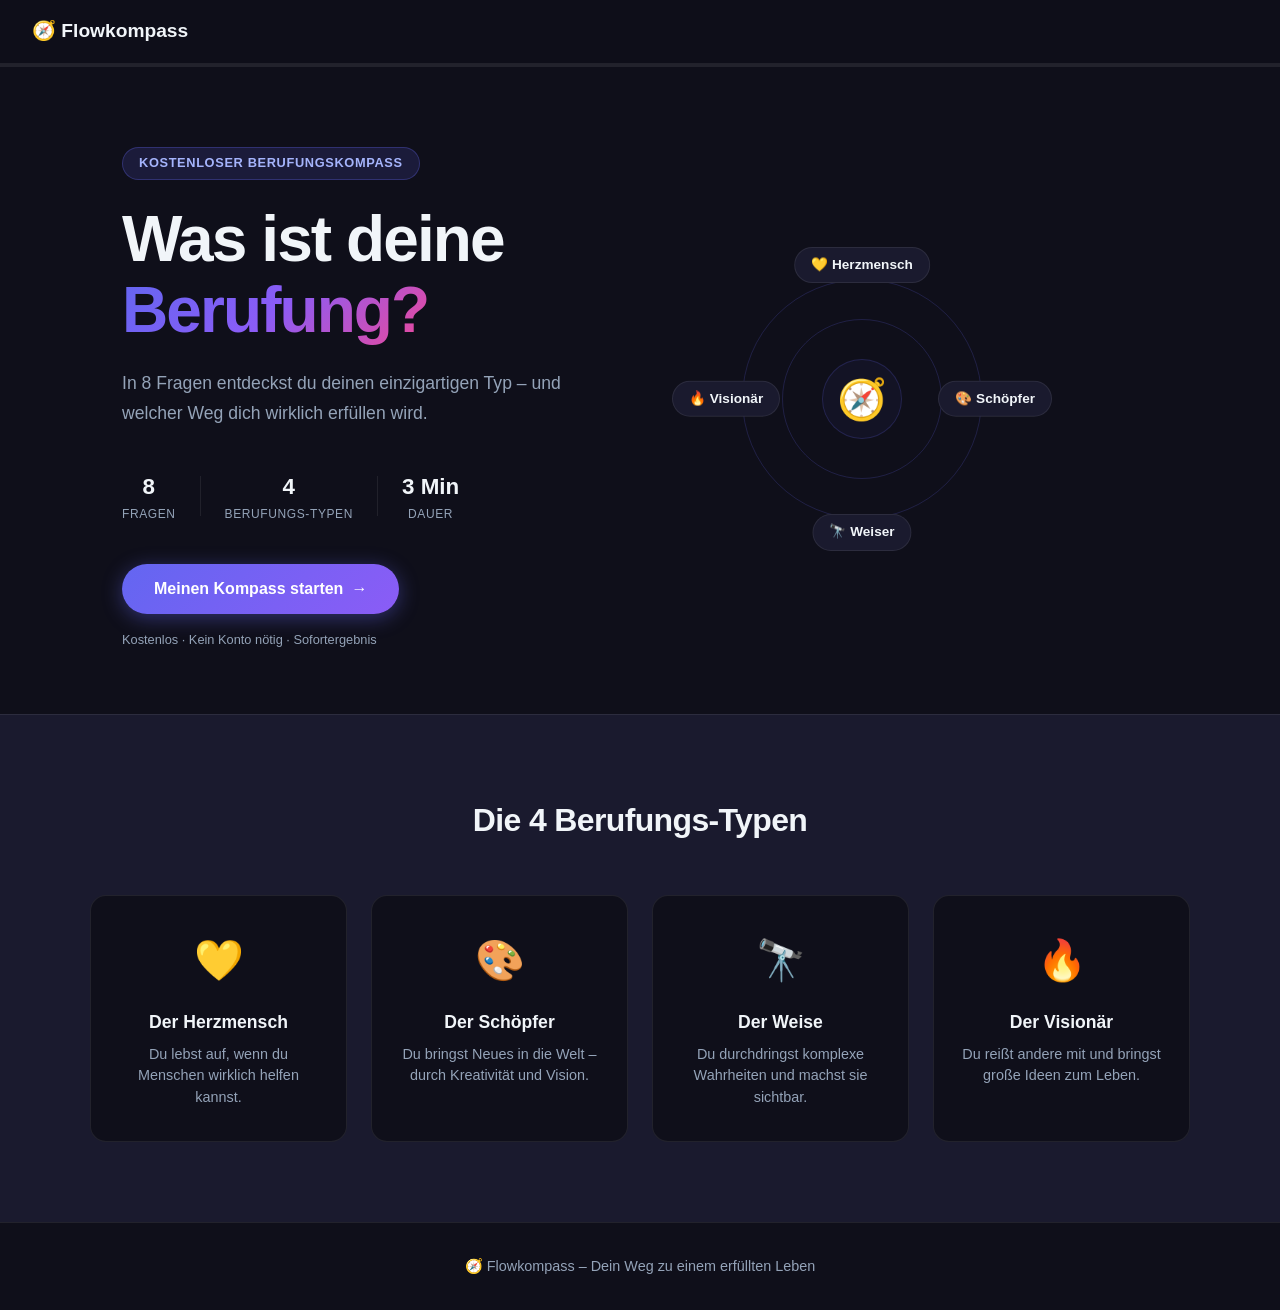
<file: docs/index.html>
<!DOCTYPE html>
<html lang="de">
<head>
    <meta charset="UTF-8">
    <meta name="viewport" content="width=device-width, initial-scale=1.0">
    <title>Flowkompass – Finde deine Berufung</title>
    <style>
        *, *::before, *::after { box-sizing: border-box; margin: 0; padding: 0; }

        :root {
            --bg: #0F0F1A;
            --bg-card: #1A1A2E;
            --bg-card-hover: #1E1E35;
            --text: #F1F5F9;
            --text-muted: #94A3B8;
            --border: rgba(255,255,255,0.08);
            --radius: 16px;
            --transition: 0.25s ease;
        }

        html { scroll-behavior: smooth; }
        body {
            font-family: -apple-system, BlinkMacSystemFont, 'Segoe UI', Roboto, sans-serif;
            background: var(--bg);
            color: var(--text);
            min-height: 100vh;
            line-height: 1.6;
        }

        /* NAVBAR */
        .navbar {
            display: flex;
            justify-content: space-between;
            align-items: center;
            padding: 1rem 2rem;
            background: rgba(15,15,26,0.95);
            backdrop-filter: blur(12px);
            border-bottom: 1px solid var(--border);
            position: sticky;
            top: 0;
            z-index: 100;
        }
        .nav-logo { font-size: 1.2rem; font-weight: 700; }
        .nav-back { color: var(--text-muted); text-decoration: none; font-size: 0.9rem; cursor: pointer; background: none; border: none; transition: color var(--transition); }
        .nav-back:hover { color: var(--text); }
        .nav-progress-text { font-size: 0.85rem; color: var(--text-muted); }

        /* PROGRESS */
        .progress-bar-container { height: 3px; background: rgba(255,255,255,0.08); }
        .progress-bar { height: 100%; background: linear-gradient(90deg, #6366F1, #8B5CF6); transition: width 0.4s ease; border-radius: 999px; width: 0%; }

        /* PAGES */
        .page { display: none; }
        .page.active { display: block; }

        /* HOME */
        .hero {
            display: grid;
            grid-template-columns: 1fr 1fr;
            gap: 4rem;
            align-items: center;
            max-width: 1100px;
            margin: 0 auto;
            padding: 5rem 2rem 4rem;
        }
        @media (max-width: 768px) { .hero { grid-template-columns: 1fr; padding: 3rem 1.5rem; } .hero-visual { display: none; } }

        .hero-badge {
            display: inline-block;
            background: rgba(99,102,241,0.15);
            border: 1px solid rgba(99,102,241,0.3);
            color: #A5B4FC;
            padding: 0.35rem 1rem;
            border-radius: 999px;
            font-size: 0.8rem;
            font-weight: 600;
            letter-spacing: 0.05em;
            text-transform: uppercase;
            margin-bottom: 1.5rem;
        }
        .hero-title { font-size: clamp(2.5rem, 5vw, 4rem); font-weight: 800; line-height: 1.1; letter-spacing: -0.03em; margin-bottom: 1.5rem; }
        .gradient-text { background: linear-gradient(135deg, #6366F1, #8B5CF6, #EC4899); -webkit-background-clip: text; -webkit-text-fill-color: transparent; background-clip: text; }
        .hero-subtitle { font-size: 1.1rem; color: var(--text-muted); max-width: 480px; margin-bottom: 2.5rem; line-height: 1.7; }

        .hero-stats { display: flex; align-items: center; gap: 1.5rem; margin-bottom: 2.5rem; }
        .stat { text-align: center; }
        .stat-num { display: block; font-size: 1.4rem; font-weight: 800; }
        .stat-label { display: block; font-size: 0.75rem; color: var(--text-muted); text-transform: uppercase; letter-spacing: 0.05em; }
        .stat-divider { width: 1px; height: 40px; background: var(--border); }

        .btn-primary {
            display: inline-flex; align-items: center; gap: 0.5rem;
            background: linear-gradient(135deg, #6366F1, #8B5CF6);
            color: white; padding: 1rem 2rem; border-radius: 999px;
            font-size: 1rem; font-weight: 700; text-decoration: none;
            border: none; cursor: pointer; transition: all var(--transition);
            box-shadow: 0 4px 20px rgba(99,102,241,0.4);
        }
        .btn-primary:hover { transform: translateY(-2px); box-shadow: 0 8px 30px rgba(99,102,241,0.5); }
        .hero-hint { margin-top: 1rem; font-size: 0.8rem; color: var(--text-muted); }

        /* COMPASS */
        .compass-container { position: relative; width: 380px; height: 380px; }
        .compass { position: absolute; top: 50%; left: 50%; transform: translate(-50%, -50%); }
        .compass-ring { position: absolute; top: 50%; left: 50%; transform: translate(-50%, -50%); border-radius: 50%; border: 1px solid rgba(99,102,241,0.2); animation: pulse 3s ease-in-out infinite; }
        .compass-ring.outer { width: 240px; height: 240px; }
        .compass-ring.middle { width: 160px; height: 160px; animation-delay: 0.5s; }
        .compass-ring.inner { width: 80px; height: 80px; animation-delay: 1s; background: rgba(99,102,241,0.05); }
        @keyframes pulse { 0%, 100% { opacity: 0.3; transform: translate(-50%,-50%) scale(1); } 50% { opacity: 0.7; transform: translate(-50%,-50%) scale(1.03); } }
        .compass-needle { font-size: 2.5rem; animation: spin 8s linear infinite; position: absolute; top: 50%; left: 50%; transform: translate(-50%,-50%); }
        @keyframes spin { from { transform: translate(-50%,-50%) rotate(0deg); } to { transform: translate(-50%,-50%) rotate(360deg); } }
        .type-pill { position: absolute; background: var(--bg-card); border: 1px solid var(--border); border-radius: 999px; padding: 0.4rem 1rem; font-size: 0.85rem; font-weight: 600; white-space: nowrap; }
        .pill-1 { top: 10%; left: 50%; transform: translateX(-50%); }
        .pill-2 { top: 50%; right: 0; transform: translateY(-50%); }
        .pill-3 { bottom: 10%; left: 50%; transform: translateX(-50%); }
        .pill-4 { top: 50%; left: 0; transform: translateY(-50%); }

        /* TYPEN */
        .typen-preview { background: var(--bg-card); border-top: 1px solid var(--border); padding: 5rem 2rem; }
        .section-title { text-align: center; font-size: 2rem; font-weight: 800; margin-bottom: 3rem; letter-spacing: -0.02em; }
        .typen-grid { display: grid; grid-template-columns: repeat(4, 1fr); gap: 1.5rem; max-width: 1100px; margin: 0 auto; }
        @media (max-width: 900px) { .typen-grid { grid-template-columns: repeat(2,1fr); } }
        @media (max-width: 500px) { .typen-grid { grid-template-columns: 1fr; } }
        .typ-card { background: var(--bg); border: 1px solid var(--border); border-radius: var(--radius); padding: 2rem 1.5rem; text-align: center; transition: all var(--transition); }
        .typ-card:hover { transform: translateY(-4px); border-color: rgba(99,102,241,0.3); box-shadow: 0 4px 24px rgba(0,0,0,0.4); }
        .typ-emoji { font-size: 2.5rem; margin-bottom: 1rem; }
        .typ-card h3 { font-size: 1.1rem; font-weight: 700; margin-bottom: 0.5rem; }
        .typ-card p { color: var(--text-muted); font-size: 0.9rem; line-height: 1.5; }

        /* TEST */
        .test-main { max-width: 720px; margin: 0 auto; padding: 3rem 2rem; }
        .question-slide { display: none; animation: fadeIn 0.35s ease; }
        .question-slide.active { display: block; }
        @keyframes fadeIn { from { opacity: 0; transform: translateY(12px); } to { opacity: 1; transform: translateY(0); } }

        .question-header { display: flex; justify-content: space-between; align-items: center; margin-bottom: 1rem; }
        .question-number { color: var(--text-muted); font-size: 0.85rem; }
        .question-category { background: rgba(99,102,241,0.1); border: 1px solid rgba(99,102,241,0.2); color: #A5B4FC; padding: 0.2rem 0.7rem; border-radius: 999px; font-size: 0.75rem; font-weight: 600; text-transform: uppercase; letter-spacing: 0.05em; }
        .question-text { font-size: clamp(1.3rem, 3vw, 1.7rem); font-weight: 700; line-height: 1.3; letter-spacing: -0.02em; margin-bottom: 2.5rem; }

        .options-grid { display: grid; gap: 1rem; margin-bottom: 2.5rem; }
        .option-card { display: block; cursor: pointer; }
        .option-card input[type="radio"] { display: none; }
        .option-content { display: flex; align-items: flex-start; gap: 1rem; background: var(--bg-card); border: 2px solid var(--border); border-radius: var(--radius); padding: 1.2rem 1.5rem; transition: all var(--transition); }
        .option-card:hover .option-content { border-color: rgba(99,102,241,0.4); background: var(--bg-card-hover); }
        .option-card input:checked + .option-content { border-color: #6366F1; background: rgba(99,102,241,0.1); box-shadow: 0 0 0 4px rgba(99,102,241,0.1); }
        .option-check { width: 24px; height: 24px; min-width: 24px; border-radius: 50%; border: 2px solid var(--border); display: flex; align-items: center; justify-content: center; transition: all var(--transition); margin-top: 0.1rem; }
        .check-icon { color: white; font-size: 0.75rem; opacity: 0; transition: opacity var(--transition); }
        .option-card input:checked + .option-content .option-check { background: #6366F1; border-color: #6366F1; }
        .option-card input:checked + .option-content .check-icon { opacity: 1; }
        .option-text { font-size: 1rem; line-height: 1.5; }

        .question-nav { display: flex; justify-content: space-between; align-items: center; gap: 1rem; }
        .btn-prev { background: transparent; border: 2px solid var(--border); color: var(--text-muted); padding: 0.7rem 1.5rem; border-radius: 999px; font-size: 0.95rem; cursor: pointer; transition: all var(--transition); }
        .btn-prev:hover { border-color: rgba(255,255,255,0.2); color: var(--text); }
        .btn-next { background: var(--bg-card); border: 2px solid rgba(99,102,241,0.3); color: #A5B4FC; padding: 0.7rem 1.8rem; border-radius: 999px; font-size: 0.95rem; font-weight: 600; cursor: pointer; transition: all var(--transition); }
        .btn-next:hover { background: rgba(99,102,241,0.15); border-color: #6366F1; color: white; }
        .btn-submit { background: linear-gradient(135deg, #6366F1, #8B5CF6); border: none; color: white; padding: 0.9rem 2rem; border-radius: 999px; font-size: 1rem; font-weight: 700; cursor: pointer; transition: all var(--transition); box-shadow: 0 4px 20px rgba(99,102,241,0.4); }
        .btn-submit:hover { transform: translateY(-2px); box-shadow: 0 8px 30px rgba(99,102,241,0.5); }

        /* RESULT */
        .result-hero { position: relative; padding: 5rem 2rem 4rem; text-align: center; overflow: hidden; }
        .result-hero.typ-helfer { background: linear-gradient(135deg, #92400E, #B45309, #D97706); }
        .result-hero.typ-schoepfer { background: linear-gradient(135deg, #4C1D95, #6D28D9, #7C3AED); }
        .result-hero.typ-denker { background: linear-gradient(135deg, #1E3A5F, #1D4ED8, #3B82F6); }
        .result-hero.typ-anfuehrer { background: linear-gradient(135deg, #7F1D1D, #B91C1C, #EF4444); }
        .result-badge { display: inline-block; background: rgba(255,255,255,0.15); border: 1px solid rgba(255,255,255,0.25); color: white; padding: 0.35rem 1rem; border-radius: 999px; font-size: 0.8rem; font-weight: 600; letter-spacing: 0.05em; text-transform: uppercase; margin-bottom: 1rem; }
        .result-emoji { font-size: 5rem; margin-bottom: 0.5rem; }
        .result-name { font-size: clamp(2.5rem, 6vw, 4rem); font-weight: 800; letter-spacing: -0.03em; color: white; margin-bottom: 0.75rem; }
        .result-tagline { font-size: 1.2rem; color: rgba(255,255,255,0.85); font-style: italic; }
        .result-wave { position: absolute; bottom: -1px; left: 0; right: 0; line-height: 0; }

        .result-content { max-width: 720px; margin: 0 auto; padding: 2rem 2rem 4rem; }
        .result-section { margin-bottom: 1.5rem; }
        .result-card { background: var(--bg-card); border: 1px solid var(--border); border-radius: var(--radius); padding: 2rem; }
        .result-card h2 { font-size: 0.8rem; font-weight: 700; margin-bottom: 1rem; color: var(--text-muted); text-transform: uppercase; letter-spacing: 0.06em; }
        .result-desc { font-size: 1.05rem; line-height: 1.75; }

        .score-bars { display: flex; flex-direction: column; gap: 1rem; }
        .score-row { display: grid; grid-template-columns: 140px 1fr 45px; align-items: center; gap: 1rem; }
        .score-label { display: flex; align-items: center; gap: 0.5rem; font-size: 0.9rem; font-weight: 600; }
        .score-bar-bg { height: 10px; background: rgba(255,255,255,0.06); border-radius: 999px; overflow: hidden; }
        .score-bar-fill { height: 100%; border-radius: 999px; transition: width 1s ease 0.3s; width: 0; }
        .bar-helfer { background: linear-gradient(90deg, #F59E0B, #FBBF24); }
        .bar-schoepfer { background: linear-gradient(90deg, #8B5CF6, #A78BFA); }
        .bar-denker { background: linear-gradient(90deg, #3B82F6, #60A5FA); }
        .bar-anfuehrer { background: linear-gradient(90deg, #EF4444, #F87171); }
        .score-pct { font-size: 0.85rem; font-weight: 700; color: var(--text-muted); text-align: right; }

        .berufe-grid { display: flex; flex-wrap: wrap; gap: 0.6rem; }
        .beruf-chip { background: rgba(99,102,241,0.1); border: 1px solid rgba(99,102,241,0.2); color: #A5B4FC; padding: 0.4rem 0.9rem; border-radius: 999px; font-size: 0.85rem; font-weight: 500; }

        .steps-list { display: flex; flex-direction: column; gap: 1rem; }
        .step-item { display: flex; align-items: flex-start; gap: 1rem; }
        .step-num { width: 32px; height: 32px; min-width: 32px; background: linear-gradient(135deg, #6366F1, #8B5CF6); border-radius: 50%; display: flex; align-items: center; justify-content: center; font-size: 0.85rem; font-weight: 700; color: white; }
        .step-text { font-size: 1rem; line-height: 1.6; padding-top: 0.35rem; }

        .result-cta { text-align: center; padding-top: 1rem; }
        .cta-hint { margin-top: 1rem; font-size: 0.85rem; color: var(--text-muted); }

        .footer { border-top: 1px solid var(--border); padding: 2rem; text-align: center; color: var(--text-muted); font-size: 0.9rem; }

        .no-answer-hint { color: #F87171; font-size: 0.85rem; margin-top: -1.5rem; margin-bottom: 1rem; text-align: center; }

        @keyframes shake { 0%,100%{transform:translateX(0)} 20%{transform:translateX(-6px)} 40%{transform:translateX(6px)} 60%{transform:translateX(-4px)} 80%{transform:translateX(4px)} }
    </style>
</head>
<body>

<!-- NAVBAR -->
<nav class="navbar">
    <button class="nav-back" id="navBack" onclick="goHome()" style="display:none">← Zurück</button>
    <div style="display:none" id="navBackHome"></div>
    <div class="nav-logo">🧭 Flowkompass</div>
    <div class="nav-progress-text" id="progressText"></div>
</nav>
<div class="progress-bar-container">
    <div class="progress-bar" id="progressBar"></div>
</div>

<!-- PAGE: HOME -->
<div class="page active" id="page-home">
    <main class="hero">
        <div class="hero-content">
            <div class="hero-badge">Kostenloser Berufungskompass</div>
            <h1 class="hero-title">Was ist deine<br><span class="gradient-text">Berufung?</span></h1>
            <p class="hero-subtitle">In 8 Fragen entdeckst du deinen einzigartigen Typ – und welcher Weg dich wirklich erfüllen wird.</p>
            <div class="hero-stats">
                <div class="stat"><span class="stat-num">8</span><span class="stat-label">Fragen</span></div>
                <div class="stat-divider"></div>
                <div class="stat"><span class="stat-num">4</span><span class="stat-label">Berufungs-Typen</span></div>
                <div class="stat-divider"></div>
                <div class="stat"><span class="stat-num">3 Min</span><span class="stat-label">Dauer</span></div>
            </div>
            <button class="btn-primary" onclick="startTest()">Meinen Kompass starten <span>→</span></button>
            <p class="hero-hint">Kostenlos · Kein Konto nötig · Sofortergebnis</p>
        </div>
        <div class="hero-visual">
            <div class="compass-container">
                <div class="compass">
                    <div class="compass-ring outer"></div>
                    <div class="compass-ring middle"></div>
                    <div class="compass-ring inner"></div>
                    <div class="compass-needle">🧭</div>
                </div>
                <div class="type-pill pill-1">💛 Herzmensch</div>
                <div class="type-pill pill-2">🎨 Schöpfer</div>
                <div class="type-pill pill-3">🔭 Weiser</div>
                <div class="type-pill pill-4">🔥 Visionär</div>
            </div>
        </div>
    </main>
    <section class="typen-preview">
        <h2 class="section-title">Die 4 Berufungs-Typen</h2>
        <div class="typen-grid">
            <div class="typ-card"><div class="typ-emoji">💛</div><h3>Der Herzmensch</h3><p>Du lebst auf, wenn du Menschen wirklich helfen kannst.</p></div>
            <div class="typ-card"><div class="typ-emoji">🎨</div><h3>Der Schöpfer</h3><p>Du bringst Neues in die Welt – durch Kreativität und Vision.</p></div>
            <div class="typ-card"><div class="typ-emoji">🔭</div><h3>Der Weise</h3><p>Du durchdringst komplexe Wahrheiten und machst sie sichtbar.</p></div>
            <div class="typ-card"><div class="typ-emoji">🔥</div><h3>Der Visionär</h3><p>Du reißt andere mit und bringst große Ideen zum Leben.</p></div>
        </div>
    </section>
    <footer class="footer"><p>🧭 Flowkompass – Dein Weg zu einem erfüllten Leben</p></footer>
</div>

<!-- PAGE: TEST -->
<div class="page" id="page-test">
    <main class="test-main" id="testContainer"></main>
</div>

<!-- PAGE: RESULT -->
<div class="page" id="page-result">
    <div id="resultContent"></div>
    <footer class="footer"><p>🧭 Flowkompass – Dein Weg zu einem erfüllten Leben</p></footer>
</div>

<script>
const QUESTIONS = [
    { id:1, category:"Stärken", text:"Was tust du, wenn du ein schwieriges Problem lösen musst?", options:[
        {text:"Ich analysiere alles systematisch und suche nach Mustern.", type:"denker"},
        {text:"Ich spreche mit anderen und suche gemeinsam nach Lösungen.", type:"helfer"},
        {text:"Ich probiere kreative, ungewöhnliche Ansätze.", type:"schoepfer"},
        {text:"Ich übernehme die Initiative und organisiere einen Plan.", type:"anfuehrer"}
    ]},
    { id:2, category:"Werte", text:"Was ist dir bei deiner Arbeit am wichtigsten?", options:[
        {text:"Menschen wirklich helfen und einen Unterschied machen.", type:"helfer"},
        {text:"Etwas Neues erschaffen, das es vorher nicht gab.", type:"schoepfer"},
        {text:"Tiefes Verstehen und Wissen aufbauen.", type:"denker"},
        {text:"Große Visionen verwirklichen und andere mitreißen.", type:"anfuehrer"}
    ]},
    { id:3, category:"Leidenschaft", text:"Wofür verlierst du schnell das Zeitgefühl?", options:[
        {text:"Wenn ich mit Menschen spreche und ihnen zuhöre.", type:"helfer"},
        {text:"Wenn ich etwas gestalte – schreibe, zeichne, baue.", type:"schoepfer"},
        {text:"Wenn ich lerne, forsche oder Zusammenhänge verstehe.", type:"denker"},
        {text:"Wenn ich ein Projekt plane und ein Team koordiniere.", type:"anfuehrer"}
    ]},
    { id:4, category:"Stärken", text:"Wie reagieren andere Menschen auf dich?", options:[
        {text:"Sie vertrauen mir ihre Sorgen an und suchen meinen Rat.", type:"helfer"},
        {text:"Sie bewundern meine originellen Ideen und meinen Stil.", type:"schoepfer"},
        {text:"Sie fragen mich um Rat bei komplexen Fragen.", type:"denker"},
        {text:"Sie folgen meiner Führung und meinen Entscheidungen.", type:"anfuehrer"}
    ]},
    { id:5, category:"Werte", text:"Welche Aussage beschreibt dich am besten?", options:[
        {text:"Ich fühle mich gut, wenn ich anderen wirklich geholfen habe.", type:"helfer"},
        {text:"Ich brauche kreative Freiheit, sonst erstick ich.", type:"schoepfer"},
        {text:"Ich muss Dinge verstehen – Halbwissen macht mich unruhig.", type:"denker"},
        {text:"Ich will etwas bewegen und Verantwortung übernehmen.", type:"anfuehrer"}
    ]},
    { id:6, category:"Leidenschaft", text:"In welchem Umfeld blühst du am meisten auf?", options:[
        {text:"Im direkten Kontakt mit Menschen, die meine Unterstützung brauchen.", type:"helfer"},
        {text:"In einem kreativen Atelier, Studio oder inspirierenden Ort.", type:"schoepfer"},
        {text:"In einer ruhigen Umgebung zum Denken, Lesen und Forschen.", type:"denker"},
        {text:"Mitten im Geschehen, mit Energie, Dynamik und Gestaltungsspielraum.", type:"anfuehrer"}
    ]},
    { id:7, category:"Stärken", text:"Was ist deine größte Stärke?", options:[
        {text:"Empathie – ich verstehe, was andere fühlen und brauchen.", type:"helfer"},
        {text:"Originalität – ich sehe Dinge anders als die meisten.", type:"schoepfer"},
        {text:"Präzision – ich analysiere gründlich und denke logisch.", type:"denker"},
        {text:"Entschlossenheit – ich treffe Entscheidungen und handle.", type:"anfuehrer"}
    ]},
    { id:8, category:"Werte", text:"Was soll dein Lebenswerk einmal sein?", options:[
        {text:"Vielen Menschen geholfen und ihr Leben verbessert haben.", type:"helfer"},
        {text:"Etwas geschaffen haben, das die Welt berührt und inspiriert.", type:"schoepfer"},
        {text:"Wissen vermehrt und Komplexes verständlich gemacht haben.", type:"denker"},
        {text:"Eine Organisation, Bewegung oder Idee in die Welt gebracht haben.", type:"anfuehrer"}
    ]}
];

const TYPEN = {
    helfer: {
        name:"Der Herzmensch", emoji:"💛", tagline:"Du bist geboren, um anderen Kraft zu geben.",
        beschreibung:"Deine Berufung liegt im Dienst an Menschen. Du hast eine natürliche Empathie, spürst, was andere brauchen, und schenkst ihnen das Gefühl, wirklich gesehen zu werden. Du blühst auf, wenn du einen echten Unterschied im Leben anderer machen kannst.",
        berufe:["Coach / Therapeutin","Arzt / Ärztin","Sozialarbeit","Lehrerin / Pädagoge","HR & People Development","Pflegefachkraft","Mediatorin","Seelsorge"],
        schritte:["Finde eine Person, der du heute zuhörst – wirklich zuhörst.","Überlege: In welchem Bereich leidest du mit anderen mit?","Erkunde Coaching- oder Therapeutenausbildungen.","Frage Menschen in Helfer-Berufen nach ihrer Geschichte."]
    },
    schoepfer: {
        name:"Der Schöpfer", emoji:"🎨", tagline:"Du bist geboren, um Neues in die Welt zu bringen.",
        beschreibung:"Deine Berufung liegt im Erschaffen. Du siehst die Welt als leere Leinwand voller Möglichkeiten. Ob mit Worten, Bildern, Tönen oder Ideen – du hast den Drang, etwas Einzigartiges zu hinterlassen. Kreative Freiheit ist für dich kein Luxus, sondern Lebensnotwendigkeit.",
        berufe:["Designer / UX Designerin","Schriftstellerin / Autor","Musikerin / Komponist","Architekt / Architektin","Filmemacherin","Markenstratege","Künstlerin","Content Creator"],
        schritte:["Schaffe heute etwas – egal wie klein. Ein Bild, ein Text, eine Idee.","Finde heraus, welches Medium dich am meisten begeistert.","Zeige deine Werke – Sichtbarkeit ist Teil deiner Berufung.","Suche dir kreative Mentor:innen oder Communities."]
    },
    denker: {
        name:"Der Weise", emoji:"🔭", tagline:"Du bist geboren, um Licht ins Dunkel zu bringen.",
        beschreibung:"Deine Berufung liegt im Verstehen und Erkennen. Du kannst komplexe Zusammenhänge durchdringen, Muster erkennen, die andere übersehen, und Wissen so aufbereiten, dass es wirklich nützt. Die Welt braucht Menschen wie dich, die tiefgründig denken und klug handeln.",
        berufe:["Wissenschaftlerin / Forscher","Strategieberatung","Data Scientist","Philosophin","Ärztin (Forschung)","Wirtschaftsanalyst","Professorin","Systemarchitekt"],
        schritte:["Wähle ein Thema, das dich wirklich fasziniert – und tauche tief ein.","Schreibe auf, was du weißt – Schreiben schärft das Denken.","Finde deinen Bereich: Naturwissenschaft, Gesellschaft, Technik, Philosophie?","Suche dir einen Mentor in deinem Interessensgebiet."]
    },
    anfuehrer: {
        name:"Der Visionär", emoji:"🔥", tagline:"Du bist geboren, um Bewegung in die Welt zu bringen.",
        beschreibung:"Deine Berufung liegt im Gestalten großer Dinge. Du siehst, wie die Welt sein könnte, und hast den Mut und die Energie, andere für diese Vision zu begeistern. Du lebst auf, wenn du Verantwortung trägst, Entscheidungen triffst und Wirkung siehst.",
        berufe:["Unternehmerin / Gründer","Führungskraft / CEO","Politikerin","Projektmanager","Eventmanagerin","Sozialunternehmerin","NGO-Leiterin","Produktmanagerin"],
        schritte:["Identifiziere ein Problem, das dich wütend macht – und das du lösen willst.","Übernimm in einem Projekt die Leitung – auch im Kleinen.","Finde Mentor:innen, die bereits gebaut haben, was du dir vorstellst.","Lerne die Grundlagen: Finanzen, Kommunikation, Teamaufbau."]
    }
};

let currentQ = 0;
let answers = {};

function showPage(id) {
    document.querySelectorAll('.page').forEach(p => p.classList.remove('active'));
    document.getElementById('page-' + id).classList.add('active');
    window.scrollTo(0, 0);
}

function goHome() {
    currentQ = 0; answers = {};
    document.getElementById('navBack').style.display = 'none';
    document.getElementById('progressText').textContent = '';
    document.getElementById('progressBar').style.width = '0%';
    showPage('home');
}

function startTest() {
    currentQ = 0; answers = {};
    renderQuestion(0);
    document.getElementById('navBack').style.display = 'block';
    showPage('test');
}

function renderQuestion(idx) {
    const q = QUESTIONS[idx];
    const total = QUESTIONS.length;
    document.getElementById('progressText').textContent = `Frage ${idx+1} / ${total}`;
    document.getElementById('progressBar').style.width = `${(idx / total) * 100}%`;

    const container = document.getElementById('testContainer');
    container.innerHTML = `
        <div class="question-slide active">
            <div class="question-header">
                <span class="question-number">${idx+1} / ${total}</span>
                <span class="question-category">${q.category}</span>
            </div>
            <h2 class="question-text">${q.text}</h2>
            <div class="options-grid">
                ${q.options.map((opt, i) => `
                <label class="option-card" for="opt_${i}">
                    <input type="radio" name="question" id="opt_${i}" value="${opt.type}">
                    <div class="option-content">
                        <div class="option-check"><span class="check-icon">✓</span></div>
                        <p class="option-text">${opt.text}</p>
                    </div>
                </label>`).join('')}
            </div>
            <div class="question-nav">
                ${idx > 0 ? `<button class="btn-prev" onclick="prevQuestion()">← Zurück</button>` : `<div></div>`}
                ${idx < total-1
                    ? `<button class="btn-next" onclick="nextQuestion()">Weiter →</button>`
                    : `<button class="btn-submit" onclick="submitTest()">Mein Ergebnis anzeigen 🧭</button>`
                }
            </div>
        </div>`;

    // Restore previous answer
    if (answers[idx] !== undefined) {
        const radio = container.querySelector(`input[value="${answers[idx]}"]`);
        if (radio) radio.checked = true;
    }

    // Auto-advance
    container.querySelectorAll('input[type="radio"]').forEach(r => {
        r.addEventListener('change', () => {
            answers[idx] = r.value;
            if (idx < total - 1) setTimeout(nextQuestion, 320);
        });
    });

    // Keyboard
    document.onkeydown = (e) => {
        if (e.key === 'ArrowRight') nextQuestion();
        if (e.key === 'ArrowLeft') prevQuestion();
    };
}

function getSelected() {
    const r = document.querySelector('input[name="question"]:checked');
    return r ? r.value : null;
}

function nextQuestion() {
    const sel = getSelected();
    if (!sel) { shake(); return; }
    answers[currentQ] = sel;
    currentQ++;
    if (currentQ < QUESTIONS.length) renderQuestion(currentQ);
}

function prevQuestion() {
    if (currentQ > 0) { currentQ--; renderQuestion(currentQ); }
}

function shake() {
    const slide = document.querySelector('.question-slide');
    if (!slide) return;
    slide.style.animation = 'none';
    slide.offsetHeight;
    slide.style.animation = 'shake 0.4s ease';
    if (!document.querySelector('.no-answer-hint')) {
        const msg = document.createElement('p');
        msg.className = 'no-answer-hint';
        msg.textContent = 'Bitte wähle eine Antwort aus.';
        const nav = document.querySelector('.question-nav');
        if (nav) nav.parentNode.insertBefore(msg, nav);
        setTimeout(() => msg.remove(), 3000);
    }
}

function submitTest() {
    const sel = getSelected();
    if (!sel) { shake(); return; }
    answers[currentQ] = sel;

    // Calculate scores
    const scores = {helfer:0, schoepfer:0, denker:0, anfuehrer:0};
    Object.values(answers).forEach(t => { if (scores[t] !== undefined) scores[t]++; });
    const winner = Object.keys(scores).reduce((a,b) => scores[a] >= scores[b] ? a : b);
    const total = Object.values(scores).reduce((a,b) => a+b, 0);
    const pcts = {};
    Object.keys(scores).forEach(k => pcts[k] = Math.round((scores[k]/total)*100));

    renderResult(winner, scores, pcts);
    document.getElementById('navBack').style.display = 'block';
    document.getElementById('progressText').textContent = '';
    document.getElementById('progressBar').style.width = '100%';
    showPage('result');
}

function renderResult(winner, scores, pcts) {
    const p = TYPEN[winner];
    const typInfo = {
        helfer:{emoji:'💛', name:'Herzmensch'},
        schoepfer:{emoji:'🎨', name:'Schöpfer'},
        denker:{emoji:'🔭', name:'Weiser'},
        anfuehrer:{emoji:'🔥', name:'Visionär'}
    };

    document.getElementById('resultContent').innerHTML = `
        <section class="result-hero typ-${winner}">
            <div>
                <div class="result-badge">Dein Berufungs-Typ</div>
                <div class="result-emoji">${p.emoji}</div>
                <h1 class="result-name">${p.name}</h1>
                <p class="result-tagline">${p.tagline}</p>
            </div>
            <div class="result-wave">
                <svg viewBox="0 0 1440 100" xmlns="http://www.w3.org/2000/svg">
                    <path d="M0,60 C360,100 1080,0 1440,60 L1440,100 L0,100 Z" fill="#0F0F1A"/>
                </svg>
            </div>
        </section>
        <div class="result-content">
            <div class="result-section">
                <div class="result-card">
                    <h2>Wer du bist</h2>
                    <p class="result-desc">${p.beschreibung}</p>
                </div>
            </div>
            <div class="result-section">
                <div class="result-card">
                    <h2>Dein Profil im Überblick</h2>
                    <div class="score-bars">
                        ${Object.keys(pcts).map(t => `
                        <div class="score-row">
                            <div class="score-label"><span>${typInfo[t].emoji}</span><span>${typInfo[t].name}</span></div>
                            <div class="score-bar-bg"><div class="score-bar-fill bar-${t}" data-w="${pcts[t]}"></div></div>
                            <span class="score-pct">${pcts[t]}%</span>
                        </div>`).join('')}
                    </div>
                </div>
            </div>
            <div class="result-section">
                <div class="result-card">
                    <h2>Berufe, die zu dir passen</h2>
                    <div class="berufe-grid">
                        ${p.berufe.map(b => `<div class="beruf-chip">${b}</div>`).join('')}
                    </div>
                </div>
            </div>
            <div class="result-section">
                <div class="result-card">
                    <h2>Deine nächsten Schritte</h2>
                    <div class="steps-list">
                        ${p.schritte.map((s,i) => `
                        <div class="step-item">
                            <div class="step-num">${i+1}</div>
                            <p class="step-text">${s}</p>
                        </div>`).join('')}
                    </div>
                </div>
            </div>
            <div class="result-section result-cta">
                <button class="btn-primary" onclick="goHome(); startTest()">Test wiederholen →</button>
                <p class="cta-hint">Teile dein Ergebnis mit Menschen, die dich kennen.</p>
            </div>
        </div>`;

    // Animate bars
    setTimeout(() => {
        document.querySelectorAll('.score-bar-fill').forEach(b => {
            b.style.width = b.dataset.w + '%';
        });
    }, 300);
}
</script>
</body>
</html>
</file>
